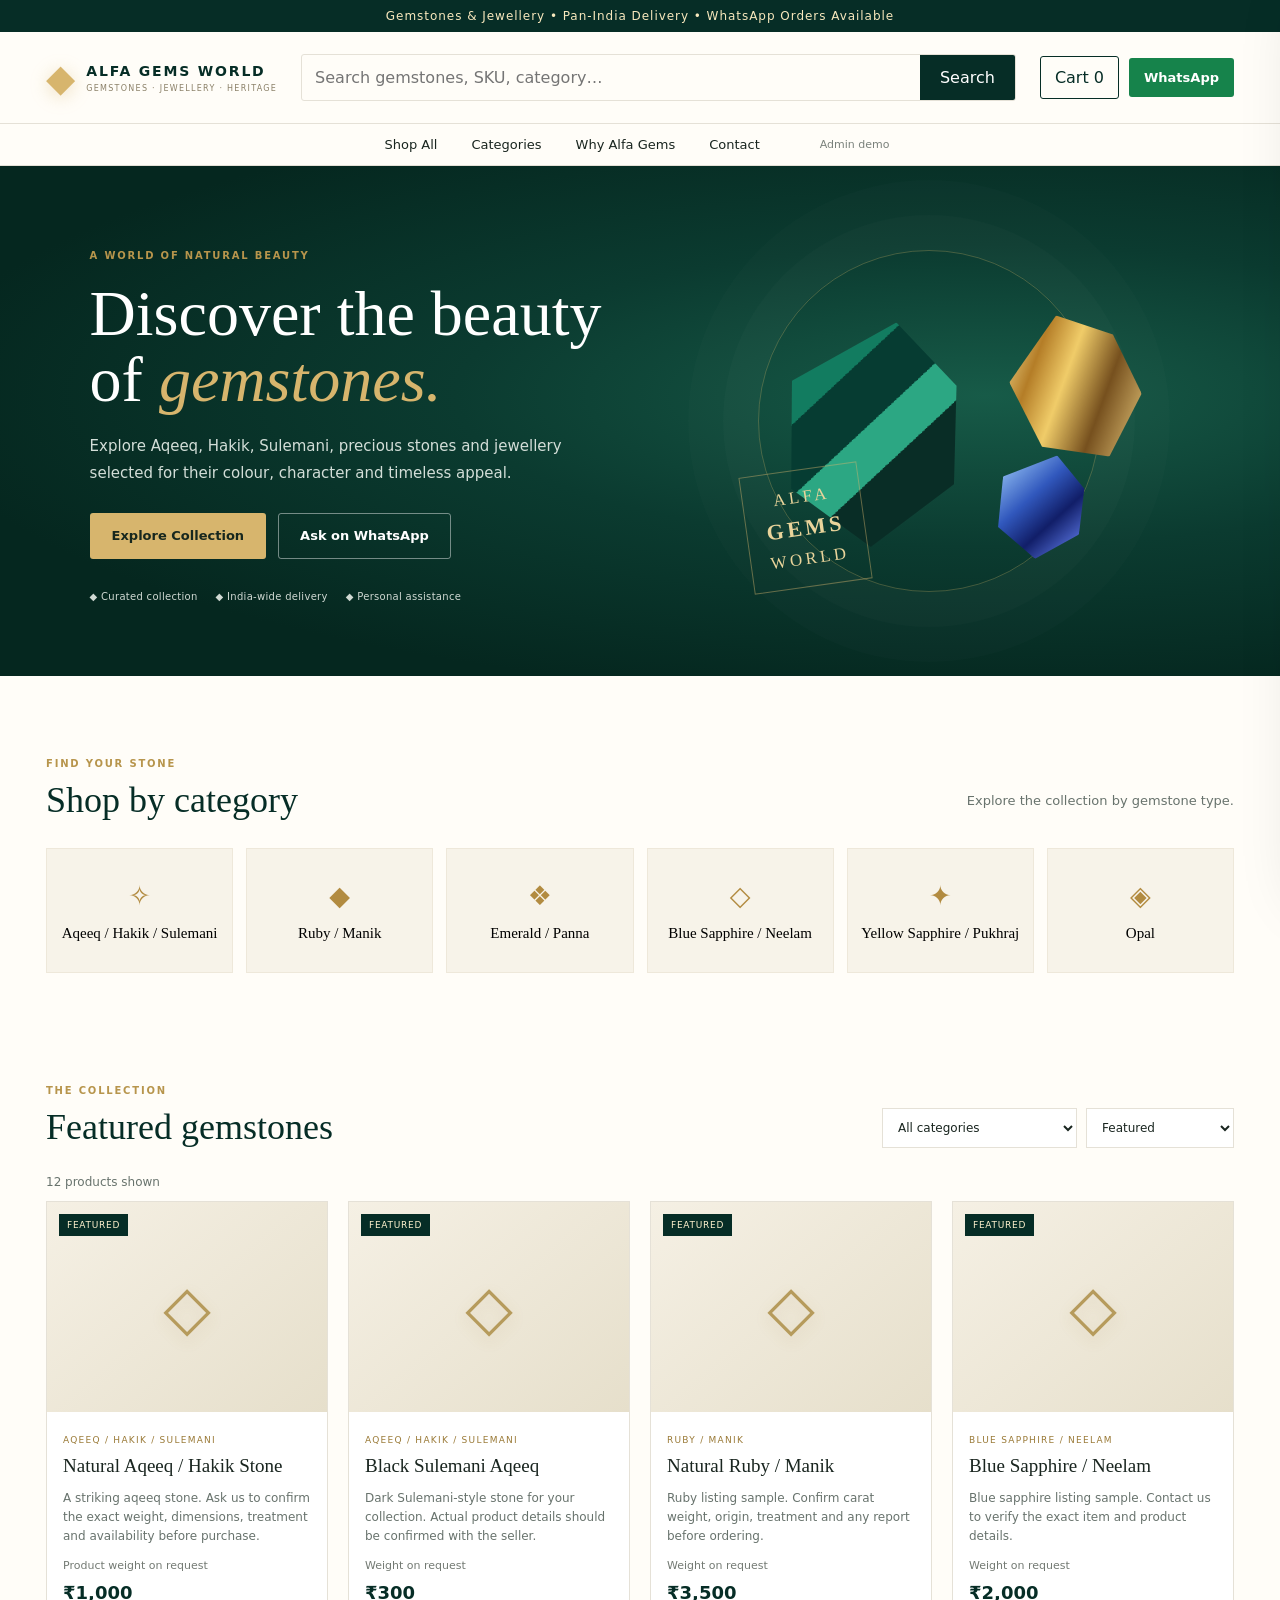
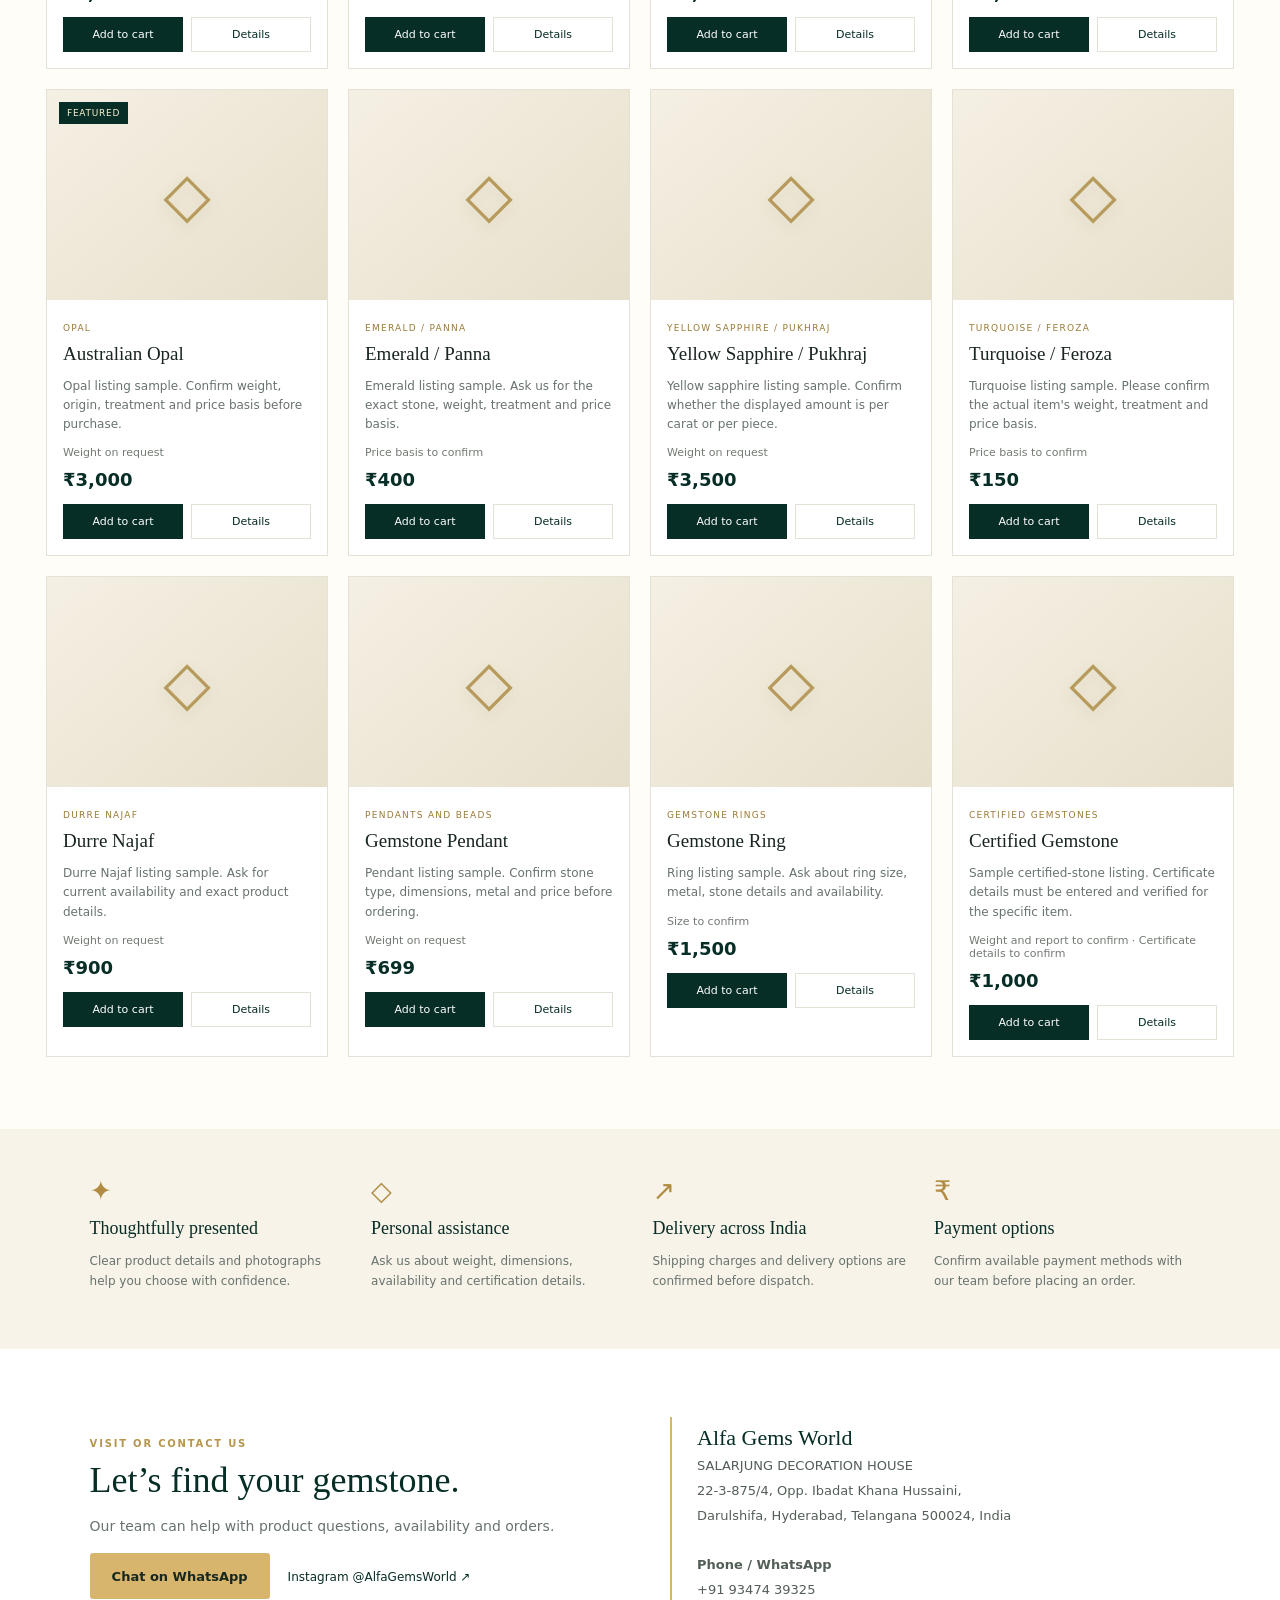
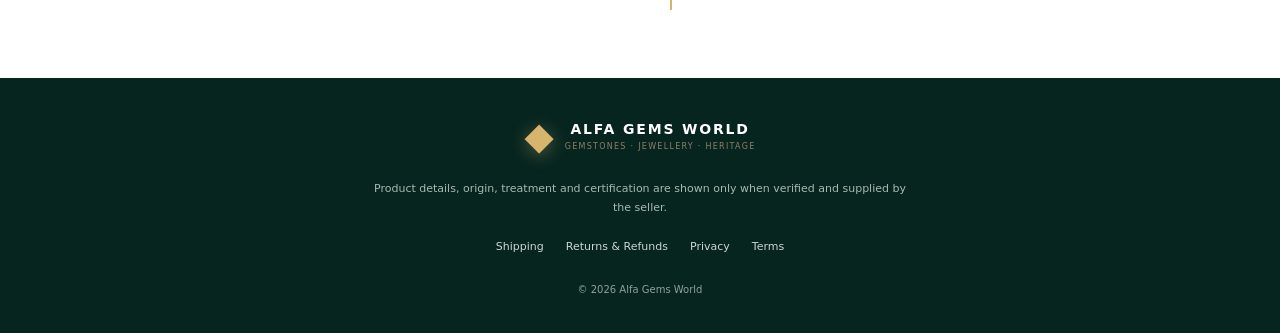
<file: index.html>
<!doctype html>
<html lang="en">
<head>
<meta charset="utf-8"><meta name="viewport" content="width=device-width,initial-scale=1">
<meta name="description" content="Shop gemstones, Aqeeq, Hakik, Sulemani stones, gemstone jewellery and pendants at Alfa Gems World, Hyderabad.">
<meta name="theme-color" content="#062d26">
<title>Alfa Gems World | Gemstones & Jewellery</title>
<link rel="stylesheet" href="styles.css">
</head>
<body>
<div class="announcement">Gemstones & Jewellery • Pan-India Delivery • WhatsApp Orders Available</div>
<header class="site-header">
  <a class="brand" href="#"><span class="brand-gem">◆</span><span><strong>ALFA GEMS WORLD</strong><small>GEMSTONES · JEWELLERY · HERITAGE</small></span></a>
  <form id="searchForm" class="search"><input id="searchInput" placeholder="Search gemstones, SKU, category…" aria-label="Search products"><button>Search</button></form>
  <div class="header-actions"><button id="cartToggle" class="outline">Cart <span id="cartCount">0</span></button><a class="whatsapp small" target="_blank" rel="noopener" href="https://wa.me/919347439325">WhatsApp</a></div>
</header>
<nav class="nav"><a href="#shop">Shop All</a><a href="#categories">Categories</a><a href="#why-us">Why Alfa Gems</a><a href="#contact">Contact</a><button id="adminToggle" class="nav-admin">Admin demo</button></nav>
<main>
<section class="hero">
  <div class="hero-copy"><p class="eyebrow">A WORLD OF NATURAL BEAUTY</p><h1>Discover the beauty<br>of <em>gemstones.</em></h1><p>Explore Aqeeq, Hakik, Sulemani, precious stones and jewellery selected for their colour, character and timeless appeal.</p><div class="hero-buttons"><a class="button gold" href="#shop">Explore Collection</a><a class="button ghost" href="https://wa.me/919347439325" target="_blank" rel="noopener">Ask on WhatsApp</a></div><div class="trust-row"><span>◆ Curated collection</span><span>◆ India-wide delivery</span><span>◆ Personal assistance</span></div></div>
  <div class="hero-art" aria-label="Decorative gemstone illustration"><div class="gem gem-one"></div><div class="gem gem-two"></div><div class="gem gem-three"></div><div class="hero-stamp">ALFA<br><b>GEMS</b><br>WORLD</div></div>
</section>
<section class="section" id="categories"><div class="section-heading"><div><p class="eyebrow">FIND YOUR STONE</p><h2>Shop by category</h2></div><p>Explore the collection by gemstone type.</p></div><div class="category-grid" id="categoryGrid"></div></section>
<section class="section shop-section" id="shop"><div class="section-heading"><div><p class="eyebrow">THE COLLECTION</p><h2>Featured gemstones</h2></div><div class="filters"><select id="categoryFilter" aria-label="Filter category"><option value="">All categories</option></select><select id="sortFilter" aria-label="Sort products"><option value="featured">Featured</option><option value="price-asc">Price: low to high</option><option value="price-desc">Price: high to low</option><option value="name">Name A–Z</option></select></div></div><p class="muted" id="resultCount"></p><div class="product-grid" id="productGrid"></div></section>
<section class="feature-band" id="why-us"><div><span class="feature-icon">✦</span><h3>Thoughtfully presented</h3><p>Clear product details and photographs help you choose with confidence.</p></div><div><span class="feature-icon">◇</span><h3>Personal assistance</h3><p>Ask us about weight, dimensions, availability and certification details.</p></div><div><span class="feature-icon">↗</span><h3>Delivery across India</h3><p>Shipping charges and delivery options are confirmed before dispatch.</p></div><div><span class="feature-icon">₹</span><h3>Payment options</h3><p>Confirm available payment methods with our team before placing an order.</p></div></section>
<section class="contact-section" id="contact"><div><p class="eyebrow">VISIT OR CONTACT US</p><h2>Let’s find your gemstone.</h2><p>Our team can help with product questions, availability and orders.</p><a class="button gold" href="https://wa.me/919347439325?text=Hello%20Alfa%20Gems%20World%2C%20I%20have%20a%20product%20enquiry." target="_blank" rel="noopener">Chat on WhatsApp</a><a class="instagram-link" href="https://www.instagram.com/alfagemsworld/" target="_blank" rel="noopener">Instagram @AlfaGemsWorld ↗</a></div><address><strong>Alfa Gems World</strong><br>SALARJUNG DECORATION HOUSE<br>22-3-875/4, Opp. Ibadat Khana Hussaini,<br>Darulshifa, Hyderabad, Telangana 500024, India<br><br><b>Phone / WhatsApp</b><br><a href="tel:+919347439325">+91 93474 39325</a></address></section>
</main>
<footer><a class="brand footer-brand" href="#"><span class="brand-gem">◆</span><span><strong>ALFA GEMS WORLD</strong><small>GEMSTONES · JEWELLERY · HERITAGE</small></span></a><p>Product details, origin, treatment and certification are shown only when verified and supplied by the seller.</p><div class="footer-links"><a href="policies.html#shipping">Shipping</a><a href="policies.html#returns">Returns & Refunds</a><a href="policies.html#privacy">Privacy</a><a href="policies.html#terms">Terms</a></div><small>© <span id="year"></span> Alfa Gems World</small></footer>
<aside id="cartDrawer" class="drawer" aria-label="Shopping cart" aria-hidden="true"><div class="drawer-head"><h2>Your cart</h2><button id="cartClose" class="icon-button" aria-label="Close cart">×</button></div><div id="cartItems"></div><div class="cart-total"><span>Subtotal</span><strong id="cartSubtotal">₹0</strong></div><p class="muted tiny">Shipping and final availability will be confirmed before dispatch.</p><button id="checkoutButton" class="button gold full">Prepare WhatsApp Order</button><button id="clearCart" class="text-button">Clear cart</button></aside><div id="drawerBackdrop" class="backdrop"></div>
<dialog id="productDialog" class="product-dialog"><button class="dialog-close" id="productClose" aria-label="Close">×</button><div id="productDetails"></div></dialog>
<dialog id="adminDialog" class="admin-dialog"><button class="dialog-close" id="adminClose" aria-label="Close">×</button><p class="eyebrow">LOCAL DEMO ONLY</p><h2>Product manager</h2><p class="notice">This demo stores changes in this browser only. It is not a secure multi-user admin panel. Connect the supplied database/backend before accepting live orders or customer data.</p><form id="productForm" class="admin-form"><input type="hidden" id="editId"><label>Product name<input id="pName" required></label><label>Category<select id="pCategory" required></select></label><label>SKU<input id="pSku" required></label><div class="form-two"><label>Price (₹)<input id="pPrice" type="number" min="0" required></label><label>Weight<input id="pWeight" placeholder="e.g. 5.2 ct"></label></div><label>Short description<textarea id="pDesc" rows="3" required></textarea></label><label>Image URL (optional)<input id="pImage" type="url" placeholder="https://…"></label><div class="form-two"><label>Stock<input id="pStock" type="number" min="0" value="1" required></label><label><span>Featured</span><select id="pFeatured"><option value="false">No</option><option value="true">Yes</option></select></label></div><button class="button gold full" type="submit">Save product</button><button class="button outline full" type="button" id="exportProducts">Export products CSV</button><label class="import-label">Import products CSV<input id="importProducts" type="file" accept=".csv,text/csv"></label></form><div id="adminProductList"></div></dialog>
<script src="app.js"></script>
</body></html>
</file>
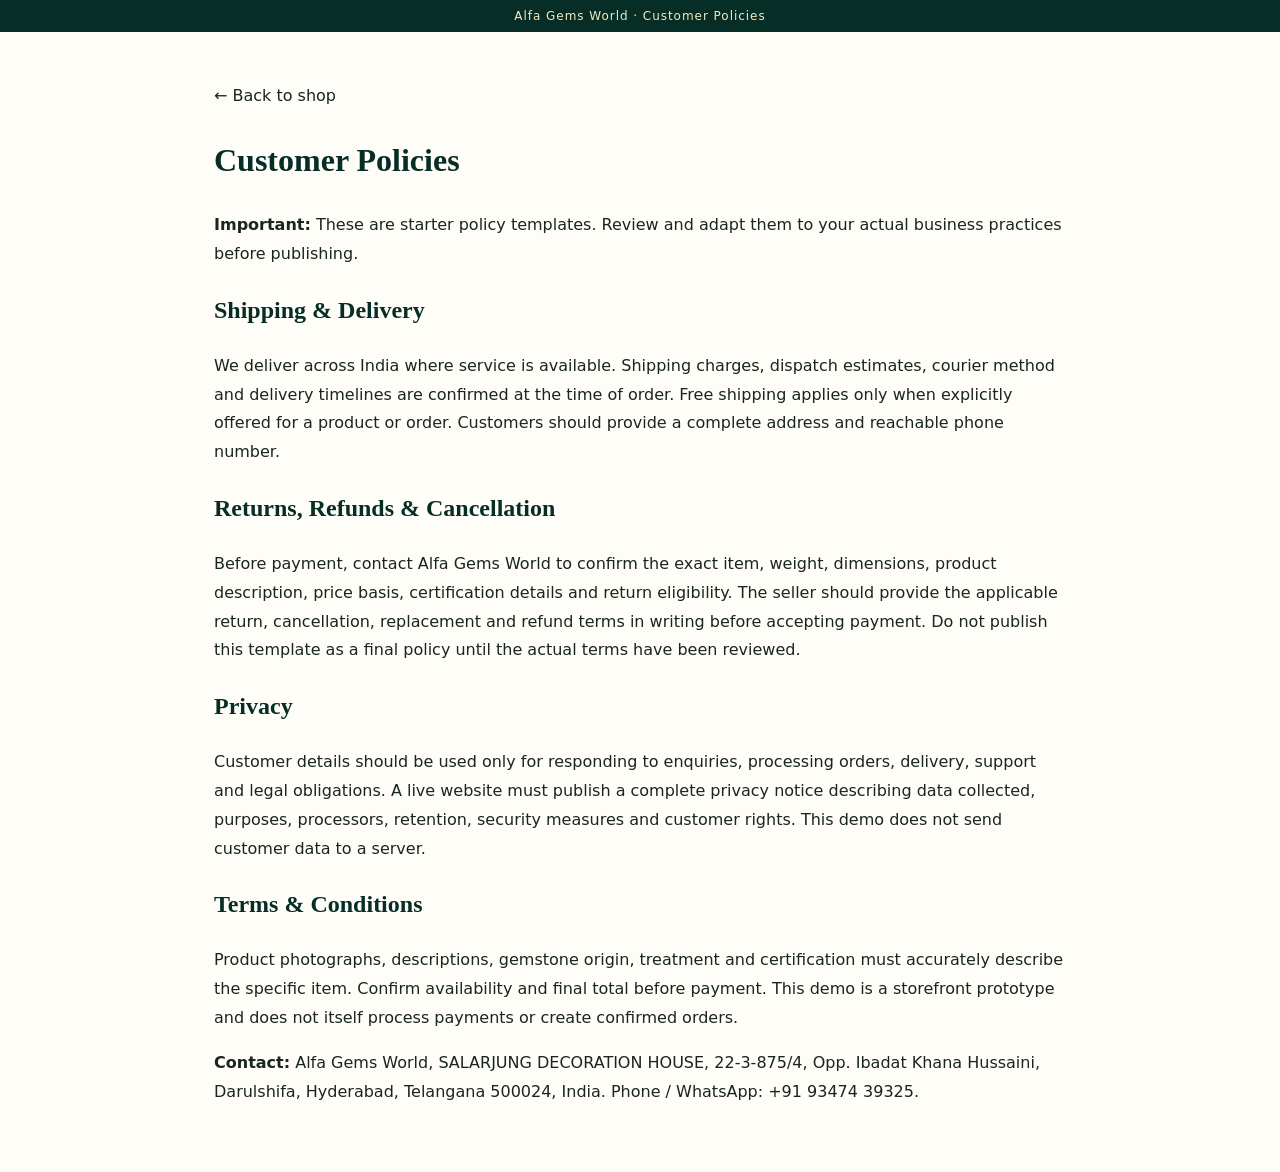
<file: policies.html>
<!doctype html><html lang="en"><head><meta charset="utf-8"><meta name="viewport" content="width=device-width,initial-scale=1"><title>Policies | Alfa Gems World</title><link rel="stylesheet" href="styles.css"></head><body><div class="announcement">Alfa Gems World · Customer Policies</div><main class="policy"><a href="index.html">← Back to shop</a><h1>Customer Policies</h1><p><b>Important:</b> These are starter policy templates. Review and adapt them to your actual business practices before publishing.</p><section id="shipping"><h2>Shipping & Delivery</h2><p>We deliver across India where service is available. Shipping charges, dispatch estimates, courier method and delivery timelines are confirmed at the time of order. Free shipping applies only when explicitly offered for a product or order. Customers should provide a complete address and reachable phone number.</p></section><section id="returns"><h2>Returns, Refunds & Cancellation</h2><p>Before payment, contact Alfa Gems World to confirm the exact item, weight, dimensions, product description, price basis, certification details and return eligibility. The seller should provide the applicable return, cancellation, replacement and refund terms in writing before accepting payment. Do not publish this template as a final policy until the actual terms have been reviewed.</p></section><section id="privacy"><h2>Privacy</h2><p>Customer details should be used only for responding to enquiries, processing orders, delivery, support and legal obligations. A live website must publish a complete privacy notice describing data collected, purposes, processors, retention, security measures and customer rights. This demo does not send customer data to a server.</p></section><section id="terms"><h2>Terms & Conditions</h2><p>Product photographs, descriptions, gemstone origin, treatment and certification must accurately describe the specific item. Confirm availability and final total before payment. This demo is a storefront prototype and does not itself process payments or create confirmed orders.</p></section><p><b>Contact:</b> Alfa Gems World, SALARJUNG DECORATION HOUSE, 22-3-875/4, Opp. Ibadat Khana Hussaini, Darulshifa, Hyderabad, Telangana 500024, India. Phone / WhatsApp: +91 93474 39325.</p></main></body></html>
</file>
<file: styles.css>
:root{--green:#062d26;--green2:#0d4639;--gold:#d7b56d;--cream:#f7f3e9;--ink:#19251f;--muted:#68736d;--line:#e5e1d7;--white:#fff;--shadow:0 18px 50px #092b2415}*{box-sizing:border-box}html{scroll-behavior:smooth}body{margin:0;background:#fffdf8;color:var(--ink);font-family:Inter,ui-sans-serif,system-ui,-apple-system,BlinkMacSystemFont,"Segoe UI",sans-serif}a{color:inherit;text-decoration:none}button,input,select,textarea{font:inherit}button,a,select{cursor:pointer}.announcement{background:var(--green);color:#f8e8bd;text-align:center;padding:9px 14px;font-size:12px;letter-spacing:.08em}.site-header{max-width:1240px;margin:auto;padding:22px 26px;display:flex;align-items:center;gap:24px}.brand{display:flex;align-items:center;gap:11px;min-width:230px}.brand-gem{font-size:38px;color:var(--gold);text-shadow:0 3px 18px #d7b56d66}.brand strong{display:block;letter-spacing:.13em;font-size:14px;color:var(--green)}.brand small{display:block;font-size:8px;letter-spacing:.16em;margin-top:5px;color:#8b8068}.search{display:flex;flex:1;border:1px solid var(--line);border-radius:3px;overflow:hidden}.search input{width:100%;border:0;padding:13px;background:transparent;outline:none}.search button{border:0;background:var(--green);color:white;padding:0 20px}.header-actions{display:flex;align-items:center;gap:10px}.outline{background:transparent;border:1px solid var(--green);color:var(--green);padding:11px 14px;border-radius:3px}.whatsapp{background:#16834b;color:white;padding:12px 15px;border-radius:3px;font-weight:650}.small{font-size:13px}.nav{display:flex;align-items:center;justify-content:center;gap:34px;border-top:1px solid var(--line);border-bottom:1px solid var(--line);padding:13px 20px;font-size:13px}.nav a:hover,.footer-links a:hover{color:#9c742a}.nav-admin{border:0;background:transparent;color:#7a817b;font-size:11px;margin-left:20px}.hero{background:radial-gradient(ellipse at 77% 45%,#175b48 0%,#0b3b30 38%,#05271f 77%);color:white;min-height:510px;padding:72px max(7vw,26px);display:grid;grid-template-columns:1.05fr .95fr;align-items:center;overflow:hidden}.hero-copy{max-width:600px;position:relative;z-index:2}.eyebrow{color:#b7954c;letter-spacing:.18em;font-size:10px;font-weight:800}.hero h1{font-family:Georgia,serif;font-size:clamp(42px,5vw,68px);line-height:1.03;font-weight:500;margin:20px 0}.hero h1 em{color:var(--gold);font-weight:500}.hero-copy>p:not(.eyebrow){color:#d3ded8;line-height:1.8;max-width:520px;font-size:15px}.hero-buttons{display:flex;gap:12px;flex-wrap:wrap;margin-top:26px}.button{display:inline-flex;align-items:center;justify-content:center;padding:14px 21px;border-radius:3px;border:1px solid transparent;font-size:13px;font-weight:750;min-height:46px}.gold{background:var(--gold);color:#17271e}.ghost{border-color:#ffffff70;color:white}.trust-row{display:flex;flex-wrap:wrap;gap:18px;margin-top:32px;color:#d0d9d3;font-size:10px;letter-spacing:.03em}.hero-art{height:360px;position:relative;display:flex;align-items:center;justify-content:center}.hero-art:before{content:"";position:absolute;width:340px;height:340px;border:1px solid #d7b56d4a;border-radius:50%;box-shadow:0 0 0 35px #ffffff04,0 0 0 70px #ffffff03}.gem{position:absolute;filter:drop-shadow(0 28px 28px #0008);clip-path:polygon(50% 0,90% 22%,100% 65%,62% 100%,12% 82%,0 35%);transform:rotate(12deg)}.gem-one{width:180px;height:225px;background:linear-gradient(125deg,#7ad7ba 0 12%,#127c60 12% 28%,#063c32 28% 47%,#2ca783 47% 62%,#092d26 62%);left:22%;top:22%}.gem-two{width:125px;height:150px;background:linear-gradient(125deg,#fff0a9,#b47d27 25%,#f0cc69 43%,#76501e 66%,#f7d988);right:10%;top:20%;transform:rotate(-15deg)}.gem-three{width:90px;height:105px;background:linear-gradient(120deg,#a6d4ff,#3158bd 40%,#111e68 65%,#6c8bff);right:20%;bottom:12%;transform:rotate(18deg)}.hero-stamp{position:absolute;bottom:4%;left:15%;font-family:Georgia,serif;color:#e9d49b;font-size:17px;letter-spacing:.2em;line-height:1.6;text-align:center;border:1px solid #d7b56d70;padding:13px 19px;transform:rotate(-8deg)}.hero-stamp b{font-size:22px}.section{max-width:1240px;margin:auto;padding:72px 26px}.section-heading{display:flex;justify-content:space-between;align-items:end;gap:20px;margin-bottom:27px}.section-heading h2,.contact-section h2{font:500 36px Georgia,serif;margin:8px 0 0;color:var(--green)}.section-heading>p{font-size:13px;color:var(--muted)}.category-grid{display:grid;grid-template-columns:repeat(6,1fr);gap:13px}.category-card{background:var(--cream);border:1px solid #eee8da;padding:20px 12px;text-align:center;min-height:125px;transition:.2s}.category-card:hover{transform:translateY(-3px);border-color:var(--gold)}.category-symbol{font-size:27px;color:#b28b40;display:block;margin-bottom:12px}.category-card strong{font:500 15px Georgia,serif}.shop-section{padding-top:30px}.filters{display:flex;gap:9px}.filters select{border:1px solid var(--line);background:white;padding:11px;color:var(--ink);font-size:12px}.muted{color:var(--muted);font-size:12px}.product-grid{display:grid;grid-template-columns:repeat(4,minmax(0,1fr));gap:20px}.product-card{border:1px solid var(--line);background:white;min-width:0;position:relative;transition:.2s}.product-card:hover{box-shadow:var(--shadow);transform:translateY(-3px)}.product-image{height:210px;background:linear-gradient(140deg,#f5f0e4,#e6dfcb);display:flex;align-items:center;justify-content:center;overflow:hidden;position:relative}.product-image img{width:100%;height:100%;object-fit:cover}.product-placeholder{font-size:62px;color:#b69b5c;text-shadow:0 5px 15px #aa8a3a30}.product-tag{position:absolute;top:12px;left:12px;background:var(--green);color:#fff2ce;padding:6px 8px;font-size:9px;letter-spacing:.08em;text-transform:uppercase}.product-info{padding:16px}.product-category{font-size:9px;color:#9a7a37;letter-spacing:.14em;text-transform:uppercase}.product-info h3{font:500 19px Georgia,serif;margin:8px 0}.product-desc{font-size:12px;line-height:1.6;color:var(--muted);min-height:38px}.product-meta{font-size:11px;color:#737a73;margin:10px 0}.product-price{font-size:18px;font-weight:750;color:var(--green)}.product-actions{display:flex;gap:8px;margin-top:14px}.product-actions button{flex:1;padding:10px 7px;font-size:11px}.add-button{background:var(--green);color:white;border:1px solid var(--green)}.details-button{background:white;color:var(--green);border:1px solid var(--line)}.feature-band{display:grid;grid-template-columns:repeat(4,1fr);gap:25px;padding:46px max(7vw,26px);background:var(--cream)}.feature-band>div{max-width:270px}.feature-icon{font-size:27px;color:#b18b41}.feature-band h3{font:500 18px Georgia,serif;color:var(--green);margin:12px 0 8px}.feature-band p{font-size:12px;color:var(--muted);line-height:1.7}.contact-section{background:#fff;padding:68px max(7vw,26px);display:grid;grid-template-columns:1fr 1fr;gap:60px;align-items:center}.contact-section p:not(.eyebrow){color:var(--muted);font-size:14px;line-height:1.7}.instagram-link{display:inline-block;margin-left:18px;color:var(--green);font-size:12px}address{font-style:normal;border-left:2px solid var(--gold);padding:8px 0 8px 25px;line-height:1.9;font-size:13px;color:#535e57}address strong{font:500 22px Georgia,serif;color:var(--green)}footer{background:#06251f;color:#cbd7d0;padding:36px max(7vw,26px);text-align:center}footer .brand{justify-content:center}.footer-brand strong{color:white}footer>p{font-size:11px;color:#a9b9b0;margin:22px auto;max-width:550px;line-height:1.7}.footer-links{display:flex;justify-content:center;gap:22px;flex-wrap:wrap;font-size:11px;margin:20px 0 25px}footer>small{font-size:10px;color:#8fa198}.drawer{position:fixed;z-index:20;right:0;top:0;height:100dvh;width:min(420px,100%);background:#fffdf8;box-shadow:-20px 0 60px #0002;padding:24px;transform:translateX(110%);transition:.25s;overflow:auto}.drawer.open{transform:translateX(0)}.drawer-head{display:flex;align-items:center;justify-content:space-between;border-bottom:1px solid var(--line);padding-bottom:14px}.drawer-head h2{font:500 27px Georgia,serif;color:var(--green)}.icon-button,.dialog-close{border:0;background:transparent;font-size:28px;color:var(--green)}.backdrop{position:fixed;inset:0;background:#00150f80;z-index:19;display:none}.backdrop.show{display:block}.cart-item{display:grid;grid-template-columns:1fr auto;gap:10px;padding:17px 0;border-bottom:1px solid var(--line)}.cart-item strong{font:500 16px Georgia,serif}.cart-item small{display:block;color:var(--muted);margin-top:5px}.qty-controls{display:flex;align-items:center;gap:9px;margin-top:9px}.qty-controls button{border:1px solid var(--line);background:white;padding:3px 9px}.cart-total{display:flex;justify-content:space-between;padding:22px 0;font-size:14px}.cart-total strong{font-size:20px;color:var(--green)}.tiny{font-size:10px;line-height:1.5}.full{width:100%;margin-top:10px}.text-button{display:block;margin:15px auto;background:none;border:0;text-decoration:underline;color:var(--muted);font-size:12px}.product-dialog,.admin-dialog{border:0;padding:28px;width:min(650px,calc(100% - 24px));max-height:90dvh;overflow:auto;box-shadow:0 20px 80px #0004}.product-dialog::backdrop,.admin-dialog::backdrop{background:#00150f9c}.dialog-close{float:right}.detail-layout{display:grid;grid-template-columns:1fr 1fr;gap:24px;clear:both;padding-top:20px}.detail-art{min-height:230px;background:var(--cream);display:grid;place-items:center;font-size:80px;color:#b28b40}.detail-copy h2,.admin-dialog h2{font:500 30px Georgia,serif;color:var(--green)}.detail-copy p{font-size:13px;line-height:1.7;color:var(--muted)}.notice{background:#fff6dd;border-left:3px solid #d0a54c;padding:12px;font-size:12px;line-height:1.6}.admin-dialog{width:min(590px,calc(100% - 24px))}.admin-form{display:grid;gap:12px}.admin-form label{display:grid;gap:6px;font-size:12px;color:#58655e}.admin-form input,.admin-form select,.admin-form textarea{width:100%;border:1px solid var(--line);padding:11px;background:white;color:var(--ink);border-radius:2px}.form-two{display:grid;grid-template-columns:1fr 1fr;gap:12px}.import-label input{margin-top:6px}.admin-row{display:flex;justify-content:space-between;align-items:center;gap:10px;border-bottom:1px solid var(--line);padding:12px 0;font-size:12px}.admin-row button{border:1px solid var(--line);background:white;padding:7px}.empty-state{text-align:center;padding:35px 10px;color:var(--muted);font-size:13px}.hidden{display:none!important}.policy{max-width:900px;margin:auto;padding:50px 24px;line-height:1.8}.policy h1,.policy h2{font-family:Georgia,serif;color:var(--green)}@media(max-width:900px){.site-header{flex-wrap:wrap;gap:15px}.brand{flex:1}.search{order:3;flex-basis:100%}.nav{gap:18px;flex-wrap:wrap}.hero{padding-top:55px;padding-bottom:50px}.category-grid{grid-template-columns:repeat(3,1fr)}.product-grid{grid-template-columns:repeat(2,minmax(0,1fr))}.feature-band{grid-template-columns:repeat(2,1fr)}.hero-art{transform:scale(.85)}}@media(max-width:560px){.site-header{padding:17px}.brand{min-width:0}.brand strong{font-size:12px}.header-actions{width:100%;justify-content:flex-end}.nav{gap:14px;font-size:11px}.nav-admin{margin-left:0}.hero{grid-template-columns:1fr;padding:50px 24px 25px}.hero-art{height:260px;transform:scale(.78);margin-top:-10px}.hero h1{font-size:47px}.trust-row{gap:10px}.section{padding:48px 17px}.section-heading{align-items:flex-start;flex-direction:column}.section-heading h2,.contact-section h2{font-size:31px}.category-grid{grid-template-columns:repeat(2,1fr);gap:9px}.category-card{min-height:105px}.product-grid{gap:10px}.product-image{height:155px}.product-info{padding:11px}.product-info h3{font-size:16px}.product-desc{font-size:11px}.product-actions{flex-direction:column}.filters{width:100%}.filters select{width:50%;min-width:0}.feature-band{padding:35px 22px;gap:18px}.feature-band h3{font-size:16px}.contact-section{padding:45px 23px;grid-template-columns:1fr;gap:30px}.instagram-link{display:block;margin:15px 0}.detail-layout{grid-template-columns:1fr}.detail-art{min-height:180px}.form-two{grid-template-columns:1fr}.footer-links{gap:13px}}
</file>
